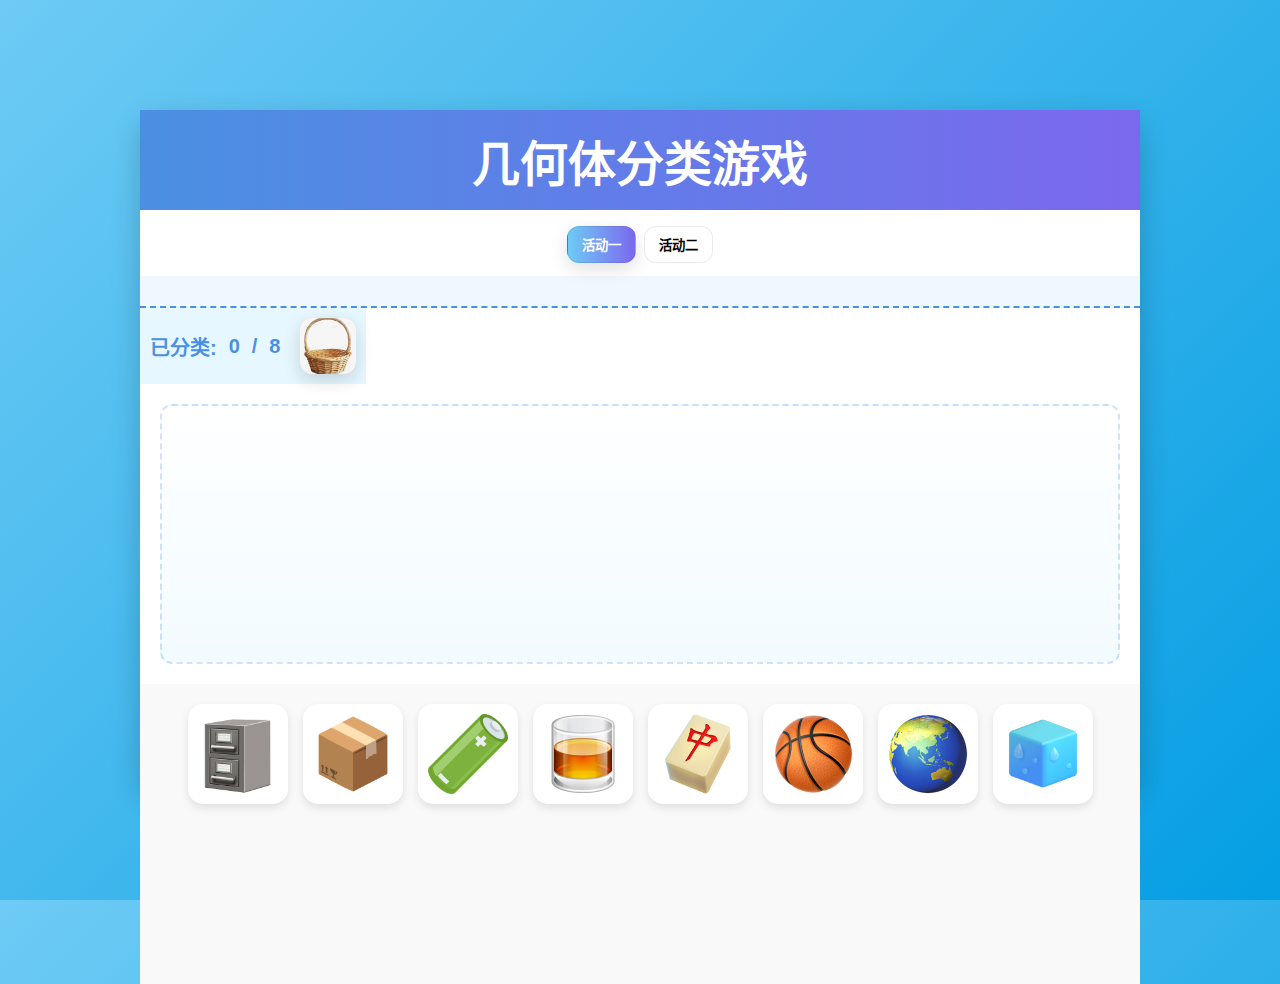
<file: games/1/index.html>
<!DOCTYPE html>
<html lang="zh-CN">
<head>
    <meta charset="UTF-8">
    <meta name="viewport" content="width=device-width, initial-scale=1.0">
    <title>几何体分类游戏</title>
    <link rel="stylesheet" href="style.css">
</head>
<body>
	<div id="tab-dynamic" class="tab-panel active">
		<div class="game-container">
			<div class="header">
				<h1>几何体分类游戏</h1>
			</div>
			<div class="tabs">
				<button class="tab-btn active" data-tab="dynamic">活动一</button>
				<button class="tab-btn" data-tab="original">活动二</button>
			</div>

			<div class="instructions">
				<p></p>
			</div>

			<div class="counter">
				已分类: <span id="items-counter-dynamic">0</span> / <span id="total-items-dynamic">8</span>

				<div class="toolbox">
					<div class="tool-basket" draggable="true" id="tool-basket" title="拖拽到画布以创建篮子">
						<img src="img/basket.jpg" alt="篮子" class="tool-basket-img" draggable="false">
					</div>
				</div>
			</div>

			<div id="dynamic-area" class="dynamic-area"></div>

			<div class="items-container" id="items-container-dynamic"></div>
		</div>
	</div>

	<div id="tab-original" class="tab-panel">
		<div class="game-container">
			<div class="header">
				<h1>几何体分类游戏</h1>
			</div>
			<div class="tabs">
				<button class="tab-btn" data-tab="dynamic">活动一</button>
				<button class="tab-btn active" data-tab="original">活动二</button>
			</div>

			<div class="instructions">
				<p></p>
			</div>

			<div class="counter">
				已分类: <span id="items-counter">0</span> / <span id="total-items">8</span>
			</div>

			<div class="baskets-container">
				<div class="basket" data-type="cuboid">
					<div class="basket-icon">
						<div class="three-icon" data-shape="cuboid"></div>
					</div>
					<div class="basket-title">长方体</div>
				</div>

				<div class="basket" data-type="cube">
					<div class="basket-icon">
						<div class="three-icon" data-shape="cube"></div>
					</div>
					<div class="basket-title">正方体</div>
				</div>

				<div class="basket" data-type="cylinder">
					<div class="basket-icon">
						<div class="three-icon" data-shape="cylinder"></div>
					</div>
					<div class="basket-title">圆柱</div>
				</div>

				<div class="basket" data-type="sphere">
					<div class="basket-icon">
						<div class="three-icon" data-shape="sphere"></div>
					</div>
					<div class="basket-title">球</div>
				</div>
			</div>

			<div class="items-container" id="items-container"></div>
		</div>
	</div>

	<div id="success-message" class="success-message" aria-hidden="true">
	  <div class="success-content">
	    <h2>完成！</h2>
	    <p>你已正确分类所有物品 🎉</p>
	    <button id="success-restart">再来一次</button>
	  </div>
	</div>

	<script src="js/three.min.js"></script>
	<script src="js/data.js"></script>
	<script src="js/three-icons.js"></script>
	<script src="js/dynamic-tab.js"></script>
	<script src="js/touch-drag.js"></script>
	<script src="js/tabs.js"></script>
	<script src="script.js"></script>
</body>
</html>
</file>
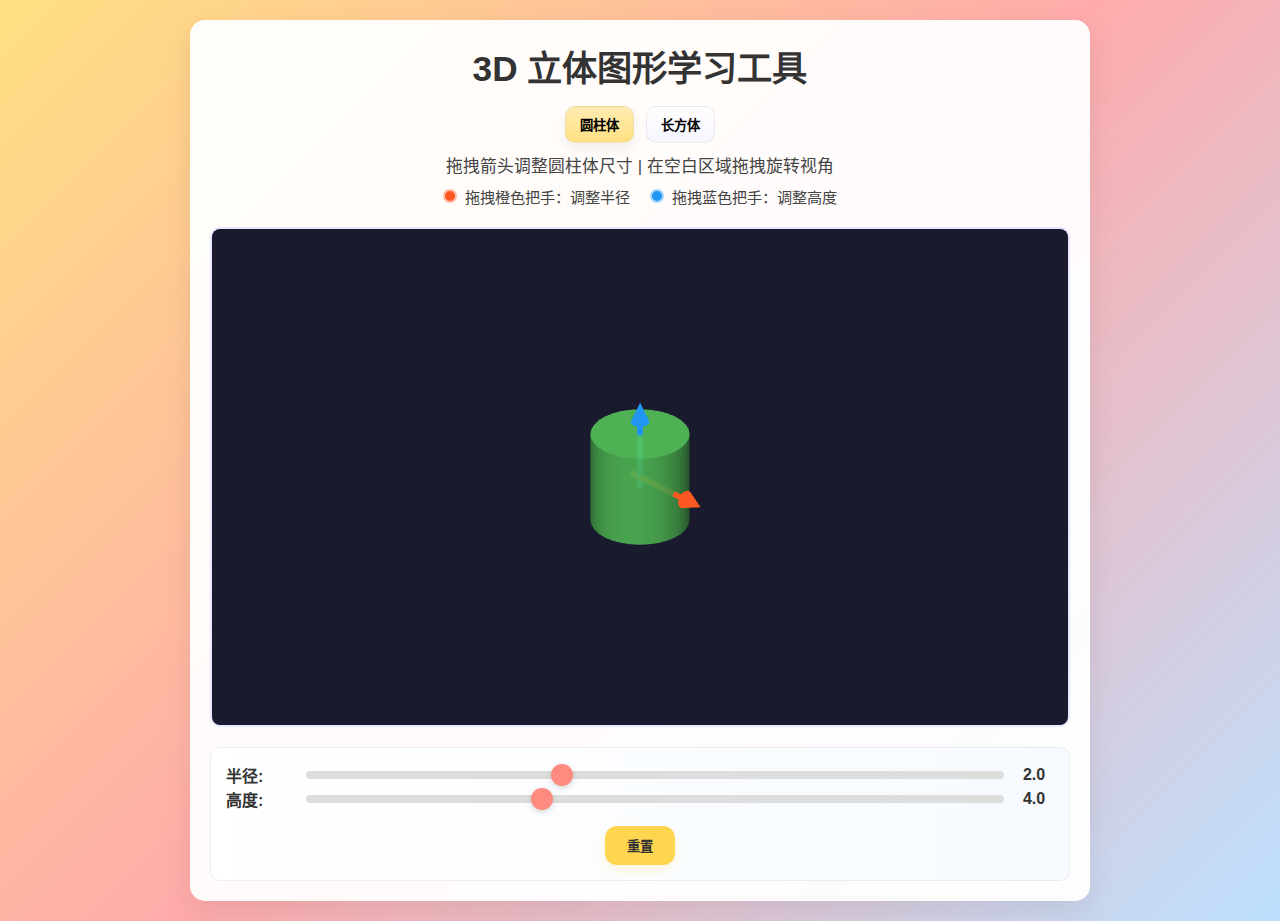
<file: games/2/index.html>
<!DOCTYPE html>
<html lang="zh-CN">
<head>
    <meta charset="UTF-8">
    <meta name="viewport" content="width=device-width, initial-scale=1.0">
    <title>3D圆柱体编辑器</title>
    <link rel="stylesheet" href="style.css">
</head>
<body>
    <div id="container">
        <h1>3D 立体图形学习工具</h1>
        <div id="tabs">
            <button class="tab active" data-tab="cylinder">圆柱体</button>
            <button class="tab" data-tab="box">长方体</button>
        </div>
        <div id="info">
            <p>拖拽箭头调整圆柱体尺寸 | 在空白区域拖拽旋转视角</p>
            <div class="legend">
                <div class="item"><span class="dot radius-dot"></span> 拖拽橙色把手：调整半径</div>
                <div class="item"><span class="dot cyl-height-dot"></span> 拖拽蓝色把手：调整高度</div>
            </div>
        </div>
        <div id="canvas-container">
            <canvas id="cylinder-canvas"></canvas>
        </div>
        <div id="controls">
            <div id="cylinder-controls">
            <div class="control-group">
                <label for="radius">半径:</label>
                <input type="range" id="radius" min="0.3" max="5" step="0.1" value="2">
                <span id="radius-value">2.0</span>
            </div>
            <div class="control-group">
                <label for="height">高度:</label>
                <input type="range" id="height" min="1" max="10" step="0.1" value="4">
                <span id="height-value">4.0</span>
            </div>
            </div>

            <div id="box-controls" style="display:none;">
                <div class="control-group">
                    <label for="box-width">宽度:</label>
                        <input type="range" id="box-width" min="0.3" max="12" step="0.1" value="4">
                    <span id="box-width-value">4.0</span>
                </div>
                <div class="control-group">
                    <label for="box-height">高度:</label>
                    <input type="range" id="box-height" min="0.3" max="12" step="0.1" value="7">
                    <span id="box-height-value">7.0</span>
                </div>
                <div class="control-group">
                    <label for="box-depth">深度:</label>
                    <input type="range" id="box-depth" min="0.3" max="12" step="0.1" value="6">
                    <span id="box-depth-value">6.0</span>
                </div>

            </div>
            <button id="reset-btn">重置</button>
        </div>
    </div>
    
    <script src="./js/three.min.js"></script>
    <script src="./js/OrbitControls.js"></script>
    <script src="script.js"></script>
    <script src="js/box.js"></script>
    <script src="js/ui.js"></script>
</body>
</html>
</file>
<file: games/1/style.css>
* {
    margin: 0;
    padding: 0;
    box-sizing: border-box;
    font-family: 'Comic Sans MS', '微软雅黑', sans-serif;
}

body {
    background: linear-gradient(135deg, #6ecbf5 0%, #059ee3 100%);
    min-height: 100vh;
    display: flex;
    justify-content: center;
    align-items: center;
    padding: 20px;
}

.game-container {
    width: 1000px;
    max-width: 1000px;
    min-height: 680px;
    height: 680px;
    background-color: white;
    border-radius: 20px;
    box-shadow: 0 10px 30px rgba(0, 0, 0, 0.2);
    overflow: visible; /* 允许工具箱等元素显现在容器外部 */
}

/* 页签样式 */
.tabs {
    display: flex;
    gap: 8px;
    padding: 12px 0 0 0;
    justify-content: center;
    position: relative;
    z-index: 200;
    margin-bottom: 10px;
    height: 56px; /* 增加页签高度 */
    align-items: center;
}
.tab-btn {
    background: #ffffffaa;
    border: 1px solid rgba(0,0,0,0.08);
    padding: 8px 14px;
    border-radius: 12px;
    cursor: pointer;
    font-weight: bold;
}
.tab-btn.active {
    background: linear-gradient(90deg,#6ecbf5,#7b68ee);
    color: #fff;
    box-shadow: 0 6px 18px rgba(0,0,0,0.12);
}

/* 面板显示控制 */
.tab-panel { display: none; }
.tab-panel.active { display: block; }

/* 工具箱（右上角） */
.toolbox {
    position: absolute;
    /* 完全放到容器左侧外部，避免遮挡下方物品 */
    left: -72px; /* 负值将工具箱移到左边框外（工具箱宽度约56px，加间距） */
    bottom: 28px;
    z-index: 60;
}

/* 当工具箱出现在第一个页签的计数器旁时，使用静态内联布局 */
#tab-dynamic .counter {
    display: inline-flex;
    align-items: center;
    gap: 12px;
    justify-content: center;
}

#tab-dynamic .toolbox {
    position: static; /* 覆盖默认绝对定位 */
    margin-left: 8px;
    display: inline-flex;
    align-items: center;
    z-index: 60;
}
.tool-basket {
    width: 56px;
    height: 56px;
    display: flex;
    align-items: center;
    justify-content: center;
    font-size: 28px;
    background: linear-gradient(135deg,#ffd59e,#ffb199);
    border-radius: 12px;
    box-shadow: 0 6px 18px rgba(0,0,0,0.15);
    cursor: grab;
    user-select: none;
}

/* 工具箱内的图片样式 */
.tool-basket .tool-basket-img {
    width: 100%;
    height: 100%;
    object-fit: cover;
    border-radius: 12px;
    display: block;
    pointer-events: none; /* 不让图片阻止拖拽 */
}

/* 动态放置区：相对定位，用于放置绝对定位篮子 */
.dynamic-area {
    position: relative;
    min-height: 260px;
    margin: 20px;
    border-radius: 12px;
    background: linear-gradient(180deg,#ffffff,#f2fbff);
    border: 2px dashed rgba(74,144,226,0.25);
    overflow: visible;
}

/* 动态创建的篮子样式（绝对定位）*/
.dynamic-basket {
    position: absolute;
    width: auto; /* 自动宽度，随内容扩展 */
    min-width: 120px; /* 最小宽度，防止太窄 */
    max-width: none; /* 不限制最大宽度 */
    padding: 8px;
    border-radius: 12px;
    background: linear-gradient(135deg,#fffef9,#ffe6b3);
    box-shadow: 0 8px 20px rgba(0,0,0,0.18);
    text-align: center;
    cursor: move;
    transform: translate(-50%,-50%);
    display: flex;
    flex-direction: column;
    gap: 6px;
    z-index: 40;
}
.dynamic-basket .basket-icon {
    font-size: 28px;
    width: 48px;
    height: 48px;
    margin: 6px auto 2px;
    display: flex;
    align-items: center;
    justify-content: center;
    border-radius: 8px;
    background: linear-gradient(135deg,#fff8e6,#ffe0a8);
    box-shadow: 0 4px 12px rgba(0,0,0,0.08);
}
/* 图片版篮子样式（用于动态创建的篮子） */
.dynamic-basket .basket-icon .basket-img {
    width: 100%;
    height: 100%;
    border-radius: 8px;
    object-fit: cover;
    display: block;
}
.dynamic-basket .basket-title {
    font-size: 13px;
    color: #444;
    text-align: center;
    padding-bottom: 6px;
}
.dynamic-basket .basket-items {
    display: flex;
    flex-wrap: nowrap; /* 不换行 */
    gap: 6px;
    justify-content: flex-start;
    align-items: center;
    padding: 6px;
    min-height: 76px;
    height: 76px; /* 固定高度 */
    box-sizing: border-box;
    overflow: hidden; /* 不出现滚动条 */
    width: auto; /* 自动宽度，随内容扩展 */
    max-width: none;
}
.basket-items {
    display: flex;
    flex-wrap: wrap;
    gap: 6px;
    justify-content: flex-start; /* 横向排列，左对齐 */
    padding: 6px;
    min-height: 76px; /* 64px图标高度 + 2*6px内边距和gap，防止拉伸跳变 */
    box-sizing: border-box;
    overflow: hidden;
}

.basket-item-icon {
    width: 64px;
    height: 64px;
    object-fit: contain;
    border-radius: 6px;
    background: rgba(255,255,255,0.9);
    box-shadow: 0 2px 6px rgba(0,0,0,0.08);
}

/* 保证工具箱不遮挡原有布局 */
#tab-dynamic .game-container { position: relative; }

.header {
    background: linear-gradient(to right, #4a90e2, #7b68ee);
    color: white;
    text-align: center;
    padding: 15px;
    font-size: 24px;
    font-weight: bold;
}

.instructions {
    padding: 15px;
    text-align: center;
    background-color: #f0f8ff;
    font-size: 18px;
    color: #333;
    border-bottom: 2px dashed #4a90e2;
}

.baskets-container {
    display: flex;
    justify-content: space-around;
    padding: 20px;
    background-color: #e6f7ff;
}

.basket {
    width: 22%;
    text-align: center;
    padding: 10px;
    border-radius: 15px;
    background-color: white;
    box-shadow: 0 4px 8px rgba(0, 0, 0, 0.1);
    transition: transform 0.3s;
}

.basket:hover {
    transform: translateY(-5px);
}

.basket-icon {
    width: 80px;
    height: 80px;
    margin: 0 auto 10px;
    display: flex;
    justify-content: center;
    align-items: center;
    font-size: 40px;
    background-color: #f5f5f5;
    border-radius: 10px;
    /* 为 3D 提供透视 */
    perspective: 500px;
}

/* 新增 .three-icon 样式（将 Three.js 渲染区尺寸和响应式处理），其余样式保持不变。把下面片段合并到合适位置（例如 .basket-icon 样式之后）。 */
.three-icon {
    width: 72px;
    height: 72px;
    display: block;
    border-radius: 8px;
    overflow: hidden;
    /* Three.js 渲染的 canvas 会填充此容器 */
    background: transparent;
    pointer-events: none; /* 使图标不干扰拖拽交互 */
}

/* 适当调整篮子图标容器，使三维图标居中 */
.basket-icon { display:flex; align-items:center; justify-content:center; }

/* 响应式微调 */
@media (max-width: 768px) {
    .three-icon { width: 56px; height: 56px; }
    /* 小屏幕时把工具箱放回可视区域，避免被遮挡或无法操作 */
    .toolbox { left: 12px; bottom: 12px; }
}

/* 公共 3D 结构 */
.cube3d, .cuboid3d {
    position: relative;
    transform-style: preserve-3d;
    transform: rotateX(20deg) rotateY(-20deg);
    margin: 0 auto;
}

/* 正方体大小（深度与宽高一致）*/
.cube3d {
    width: 56px;
    height: 56px;
}
.cube3d .face {
    width: 100%;
    height: 100%;
}

/* 长方体（薄一点的深度，宽高不同）*/
.cuboid3d {
    width: 68px;
    height: 48px;
}
.cuboid3d .face {
    width: 100%;
    height: 100%;
    /* 让长方体面颜色略有不同以更显立体 */
}

/* 公共面样式 */
.face {
    position: absolute;
    left: 0;
    top: 0;
    background: linear-gradient(135deg, #4a90e2, #7b68ee);
    border: 1px solid rgba(0,0,0,0.12);
    box-shadow: inset 0 2px 6px rgba(255,255,255,0.06);
    opacity: 0.98;
    border-radius: 4px;
}

/* 通过不同 transform 值设置深度：cubeDepth / cuboidDepth 分别取值 */
.cube3d .front  { transform: translateZ(28px); }
.cube3d .back   { transform: rotateY(180deg) translateZ(28px); }
.cube3d .right  { transform: rotateY(90deg) translateZ(28px); }
.cube3d .left   { transform: rotateY(-90deg) translateZ(28px); }
.cube3d .top    { transform: rotateX(90deg) translateZ(28px); }
.cube3d .bottom { transform: rotateX(-90deg) translateZ(28px); }

/* 长方体使用更小的深度以表现“扁长” */
.cuboid3d .front  { transform: translateZ(12px); }
.cuboid3d .back   { transform: rotateY(180deg) translateZ(12px); }
.cuboid3d .right  { transform: rotateY(90deg) translateZ(12px); width: 24px; left: calc(100% - 24px); }
.cuboid3d .left   { transform: rotateY(-90deg) translateZ(12px); width: 24px; }
.cuboid3d .top    { transform: rotateX(90deg) translateZ(12px); height: 24px; top: calc(-24px); }
.cuboid3d .bottom { transform: rotateX(-90deg) translateZ(12px); height: 24px; top: calc(100% - 24px); }

/* 给不同面略微不同的明暗，强调立体感 */
.cube3d .back, .cuboid3d .back   { filter: brightness(0.85); }
.cube3d .right, .cuboid3d .right { filter: brightness(0.9); }
.cube3d .left, .cuboid3d .left   { filter: brightness(0.8); }
.cube3d .top, .cuboid3d .top     { filter: brightness(1.05); }
.cube3d .bottom, .cuboid3d .bottom { filter: brightness(0.95); }

/* 小屏幕时调整尺寸以免遮挡 */
@media (max-width: 768px) {
    .cube3d { width: 44px; height: 44px; }
    .cube3d .front  { transform: translateZ(22px); }
    .cube3d .back   { transform: rotateY(180deg) translateZ(22px); }
    .cube3d .right  { transform: rotateY(90deg) translateZ(22px); }
    .cube3d .left   { transform: rotateY(-90deg) translateZ(22px); }
    .cube3d .top    { transform: rotateX(90deg) translateZ(22px); }
    .cube3d .bottom { transform: rotateX(-90deg) translateZ(22px); }

    .cuboid3d { width: 56px; height: 38px; }
    .cuboid3d .front { transform: translateZ(10px); }
    .cuboid3d .back  { transform: rotateY(180deg) translateZ(10px); }
    .cuboid3d .right { transform: rotateY(90deg) translateZ(10px); width: 20px; left: calc(100% - 20px); }
    .cuboid3d .left  { transform: rotateY(-90deg) translateZ(10px); width: 20px; }
    .cuboid3d .top   { transform: rotateX(90deg) translateZ(10px); height: 20px; top: calc(-20px); }
    .cuboid3d .bottom{ transform: rotateX(-90deg) translateZ(10px); height: 20px; top: calc(100% - 20px); }
}

/* 圆柱 3D（简化视觉表现：上下椭圆 + 侧面渐变） */
.cylinder3d {
    position: relative;
    width: 56px;
    height: 56px;
    transform-style: preserve-3d;
    transform: rotateX(20deg) rotateY(-20deg);
    margin: 0 auto;
}
.cylinder3d .top,
.cylinder3d .bottom {
    position: absolute;
    left: 0;
    width: 100%;
    height: 18px;
    border-radius: 50%;
    background: linear-gradient(135deg, #7b68ee, #4a90e2);
    border: 1px solid rgba(0,0,0,0.12);
    box-shadow: inset 0 2px 6px rgba(255,255,255,0.06);
}

/* 顶面在前，底面翻转以表现厚度 */
.cylinder3d .top {
    top: -6px;
    transform: translateZ(12px);
}
.cylinder3d .bottom {
    bottom: -6px;
    transform: rotateX(180deg) translateZ(12px);
}

/* 侧面：用一个矩形与径向渐变模拟圆弧 */
.cylinder3d .body {
    position: absolute;
    left: 0;
    top: 9px;
    width: 100%;
    height: calc(100% - 18px);
    border-radius: 12px;
    background: linear-gradient(90deg, #4a90e2 0%, #7b68ee 50%, #4a90e2 100%);
    box-shadow: 0 3px 8px rgba(0,0,0,0.12);
    transform: translateZ(0);
}

/* 球体（利用径向渐变与高光模拟 3D） */
.sphere3d {
    position: relative;
    width: 56px;
    height: 56px;
    transform-style: preserve-3d;
    transform: rotateX(15deg) rotateY(-25deg);
    margin: 0 auto;
}
.sphere3d .ball {
    width: 100%;
    height: 100%;
    border-radius: 50%;
    background: radial-gradient(circle at 30% 25%, rgba(255,255,255,0.8) 0%, rgba(255,255,255,0.2) 6%, rgba(122,102,238,1) 30%, rgba(74,144,226,1) 100%);
    box-shadow: inset -10px -6px 24px rgba(0,0,0,0.12), 0 6px 12px rgba(0,0,0,0.15);
    border: 1px solid rgba(0,0,0,0.08);
    transform: translateZ(0);
}

/* 明暗微调以匹配其它 3D 元素 */
.cylinder3d .bottom, .sphere3d .ball { filter: brightness(0.95); }

/* 响应式：缩小尺寸 */
@media (max-width: 768px) {
    .cylinder3d { width: 44px; height: 44px; }
    .cylinder3d .top,
    .cylinder3d .bottom { height: 14px; top: -4px; bottom: -4px; }
    .cylinder3d .body { top: 7px; height: calc(100% - 14px); }

    .sphere3d { width: 44px; height: 44px; }
}

.items-container {
    display: flex;
    flex-wrap: wrap;
    justify-content: center;
    padding: 20px;
    gap: 15px;
    min-height: 300px;
    background-color: #f9f9f9;
}

/* 抖动动画：用于错误放置时的视觉反馈 */
.item.incorrect {
    /* 同时执行抖动和红色光晕闪烁动画 */
    animation: shake 0.7s cubic-bezier(.36,.07,.19,.97), glow 0.7s ease-in-out;
    transform-origin: center;
    /* 让光晕不是被裁剪的内阴影，而是外部发光 */
    box-shadow: 0 0 0 rgba(255,0,0,0);
}

@keyframes shake {
    0% { transform: translateX(0); }
    10% { transform: translateX(-8px) rotate(-2deg); }
    20% { transform: translateX(8px) rotate(2deg); }
    30% { transform: translateX(-6px) rotate(-1deg); }
    40% { transform: translateX(6px) rotate(1deg); }
    50% { transform: translateX(-4px) rotate(-0.5deg); }
    60% { transform: translateX(4px) rotate(0.5deg); }
    70% { transform: translateX(-2px) rotate(-0.3deg); }
    80% { transform: translateX(2px) rotate(0.3deg); }
    90% { transform: translateX(-1px); }
    100% { transform: translateX(0); }
}

/* 红色光晕动画：在中间阶段闪烁最强 */
@keyframes glow {
    0% { box-shadow: 0 0 0 rgba(255,0,0,0); }
    30% { box-shadow: 0 0 6px rgba(255,0,0,0.6); }
    50% { box-shadow: 0 0 14px rgba(255,0,0,0.95); }
    70% { box-shadow: 0 0 6px rgba(255,0,0,0.6); }
    100% { box-shadow: 0 0 0 rgba(255,0,0,0); }
}

.item {
    width: 100px;
    height: 100px;
    border-radius: 15px;
    display: flex;
    justify-content: center;
    align-items: center;
    cursor: grab;
    transition: all 0.3s;
    box-shadow: 0 4px 8px rgba(0, 0, 0, 0.1);
    background-color: white;
    position: relative;
    overflow: hidden;
}

.item img {
    max-width: 80%;
    max-height: 80%;
    object-fit: contain;
}

.item.dragging {
    opacity: 0.7;
    transform: scale(1.05);
    cursor: grabbing;
}

.item.correct {
    animation: correct 0.5s ease;
}

@keyframes correct {
    0% { transform: scale(1); }
    50% { transform: scale(1.1); background-color: #90EE90; }
    100% { transform: scale(1); }
}

.success-message {
    position: fixed;
    top: 0;
    left: 0;
    width: 100%;
    height: 100%;
    background-color: rgba(0, 0, 0, 0.7);
    display: none;
    justify-content: center;
    align-items: center;
    z-index: 100;
}

.success-content {
    background: linear-gradient(135deg, #ffd700, #ffa500);
    padding: 40px;
    border-radius: 20px;
    text-align: center;
    color: white;
    animation: pop 0.5s ease;
    box-shadow: 0 10px 30px rgba(0, 0, 0, 0.3);
}

@keyframes pop {
    0% { transform: scale(0.5); opacity: 0; }
    100% { transform: scale(1); opacity: 1; }
}

.success-content h2 {
    font-size: 48px;
    margin-bottom: 20px;
    text-shadow: 2px 2px 4px rgba(0, 0, 0, 0.3);
}

.success-content p {
    font-size: 24px;
    margin-bottom: 30px;
}

.success-content button {
    background-color: #4a90e2;
    color: white;
    border: none;
    padding: 12px 30px;
    font-size: 20px;
    border-radius: 50px;
    cursor: pointer;
    transition: background-color 0.3s;
}

.success-content button:hover {
    background-color: #3a80d2;
}

.counter {
    text-align: center;
    padding: 10px;
    font-size: 20px;
    font-weight: bold;
    color: #4a90e2;
    background-color: #e6f7ff;
}

/* 响应式设计 */
@media (max-width: 768px) {
    .baskets-container {
        flex-wrap: wrap;
    }
    
    .basket {
        width: 45%;
        margin-bottom: 15px;
    }
    
    .item {
        width: 80px;
        height: 80px;
    }
}
</file>
<file: games/2/style.css>
* {
    margin: 0;
    padding: 0;
    box-sizing: border-box;
}

body {
    font-family: 'Comic Sans MS', 'Segoe UI', Tahoma, Geneva, Verdana, sans-serif;
    /* 更温柔的渐变配色，适合小孩子 */
    background: linear-gradient(135deg, #FFE082 0%, #FFABAB 50%, #BDE0FE 100%);
    color: #333;
    min-height: 100vh;
    display: flex;
    justify-content: center;
    align-items: center;
    padding: 20px;
}

#container {
    max-width: 900px;
    width: 100%;
    background: rgba(255, 255, 255, 0.95);
    border-radius: 15px;
    padding: 20px;
    box-shadow: 0 10px 30px rgba(0, 0, 0, 0.08);
}

h1 {
    text-align: center;
    margin-bottom: 15px;
    font-size: 2.2rem;
    color: #333;
}

#info {
    text-align: center;
    margin-bottom: 20px;
    font-size: 1.05rem;
    color: #444;
}

#tabs {
    display:flex;
    justify-content:center;
    gap:12px;
    margin-bottom:10px;
}
.tab{
    padding:8px 14px;
    border-radius:10px;
    background: linear-gradient(180deg, #fff, #f5f5ff);
    border: 1px solid rgba(200,200,200,0.3);
    cursor:pointer;
    font-weight:700;
}
.tab.active{
    background: linear-gradient(180deg, #FFECB3, #FFE082);
    box-shadow: 0 6px 12px rgba(0,0,0,0.06);
}

.legend {
    display: flex;
    justify-content: center;
    gap: 20px;
    margin-top: 8px;
}
.legend .item {
    display: flex;
    align-items: center;
    gap: 8px;
    font-size: 0.95rem;
}
.dot {
    width: 14px;
    height: 14px;
    border-radius: 50%;
    display: inline-block;
    border: 2px solid rgba(255,255,255,0.6);
}
.radius-dot { background: #ff5722; }
/* cylinder height (blue) – used only for cylinder legend */
.cyl-height-dot { background: #2196f3; }
/* generic height-dot now represents box height (green) */
.height-dot { background: #66bb6a; }
/* box handle colors: width (red) and depth (blue) — match js/box.js axes */
.width-dot { background: #ff5252; }
.depth-dot { background: #42a5f5; }

#canvas-container {
    width: 100%;
    height: 500px;
    background: linear-gradient(180deg, rgba(255,255,255,0.9), rgba(250,250,255,0.6));
    border-radius: 10px;
    overflow: hidden;
    margin-bottom: 20px;
    position: relative;
    border: 2px solid rgba(200,200,255,0.4);
}

#cylinder-canvas {
    width: 100%;
    height: 100%;
    display: block;
}

#controls {
    display: flex;
    flex-direction: column;
    gap: 15px;
    background: linear-gradient(90deg, rgba(255,255,255,0.9), rgba(245,250,255,0.9));
    padding: 15px;
    border-radius: 10px;
    border: 1px solid rgba(200,200,200,0.3);
}

.control-group {
    display: flex;
    align-items: center;
    gap: 10px;
}

/* 增加长方体三个滑块（box-controls）之间的垂直间距 */
#box-controls .control-group {
    margin-bottom: 12px;
}

.control-group label {
    width: 70px;
    font-weight: bold;
}

.control-group input[type="range"] {
    flex: 1;
    height: 8px;
    border-radius: 5px;
    background: #ddd;
    outline: none;
    -webkit-appearance: none;
    appearance: none;
}

.control-group input[type="range"]::-webkit-slider-thumb {
    -webkit-appearance: none;
    width: 22px;
    height: 22px;
    border-radius: 50%;
    background: #FF8A80; /* 可爱粉色 */
    cursor: pointer;
    box-shadow: 0 2px 6px rgba(0,0,0,0.15);
}

.control-group span {
    width: 40px;
    text-align: center;
    font-weight: bold;
}

#reset-btn {
    align-self: center;
    padding: 10px 22px;
    background: #FFD54F; /* 柠檬黄色 */
    color: #333;
    border: none;
    border-radius: 12px;
    cursor: pointer;
    font-weight: bold;
    transition: transform 0.12s ease, box-shadow 0.12s ease;
    box-shadow: 0 6px 12px rgba(255,213,79,0.18);
}

#reset-btn:hover {
    transform: translateY(-2px);
    box-shadow: 0 10px 18px rgba(255,213,79,0.22);
}

@media (max-width: 768px) {
    #container {
        padding: 15px;
    }
    
    h1 {
        font-size: 1.8rem;
    }
    
    #canvas-container {
        height: 400px;
    }
    
    .control-group {
        flex-direction: column;
        align-items: flex-start;
    }
    
    .control-group input[type="range"] {
        width: 100%;
    }
}
</file>
